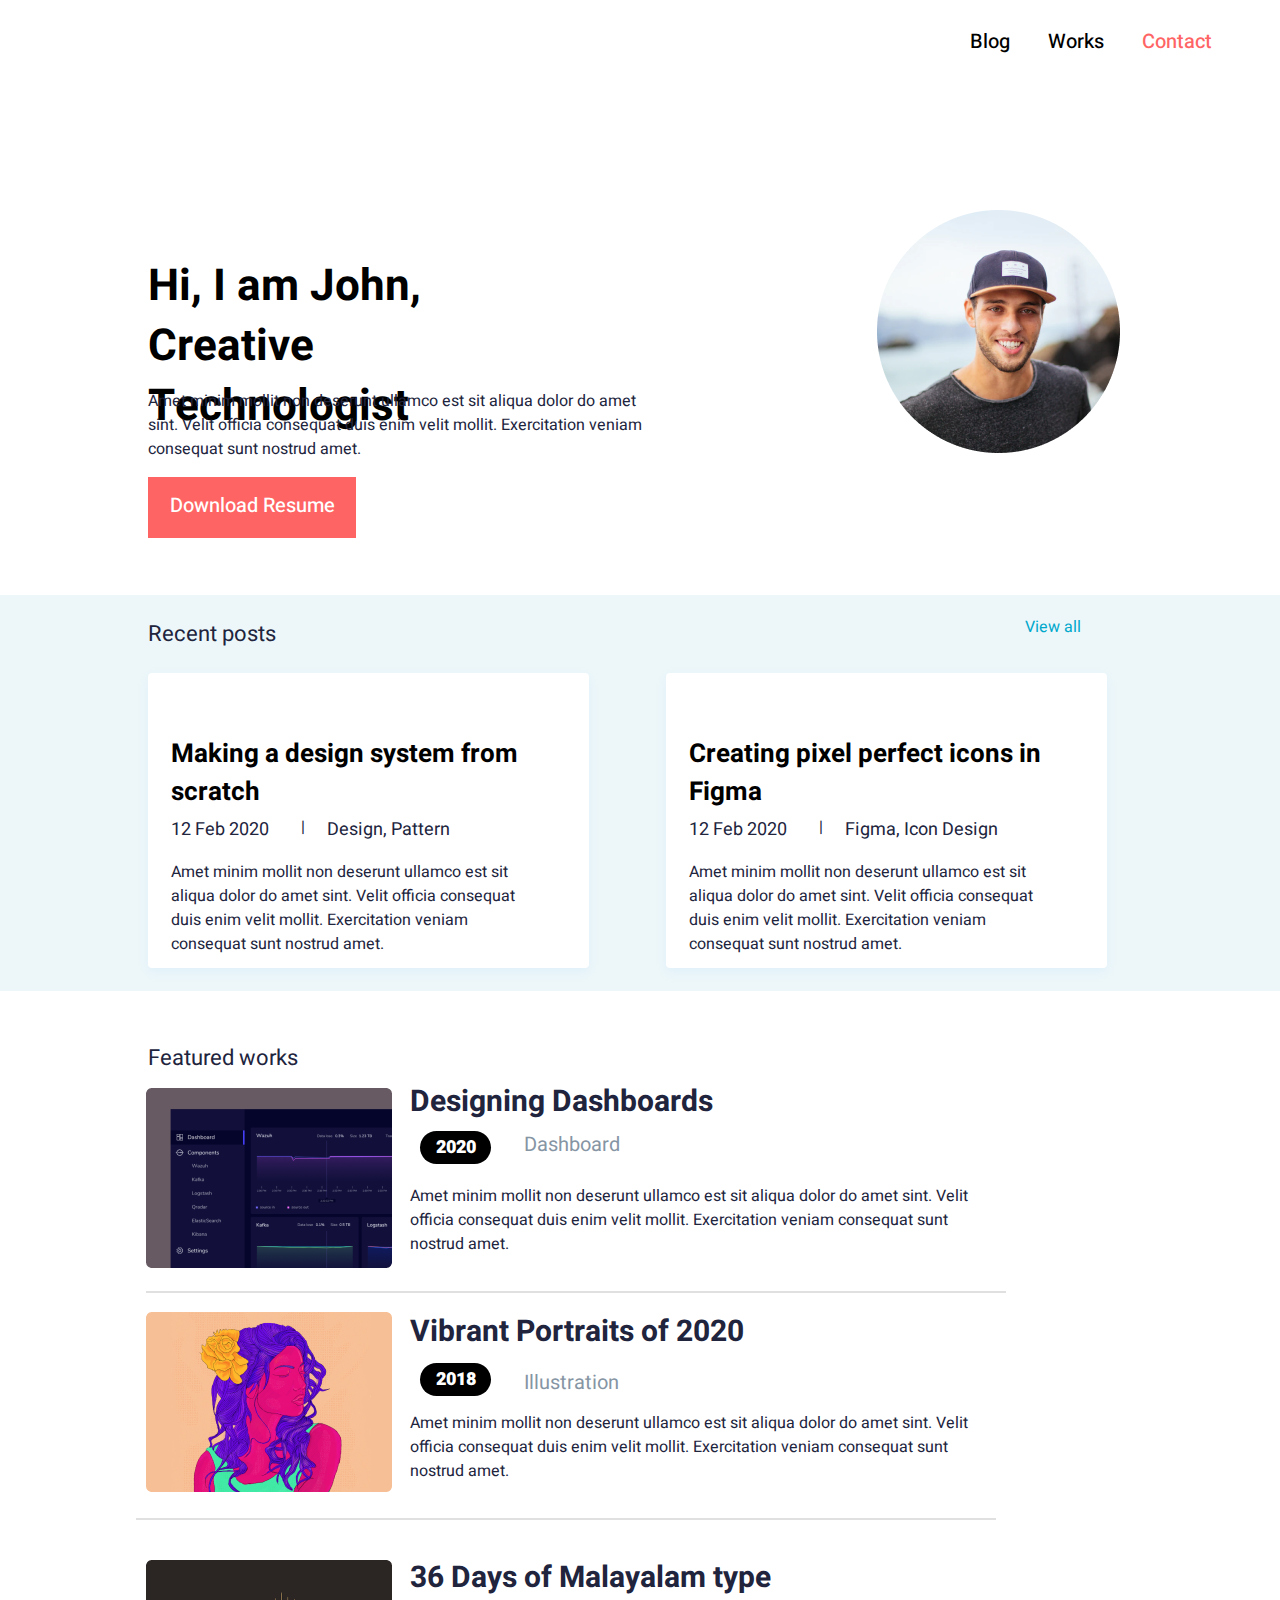
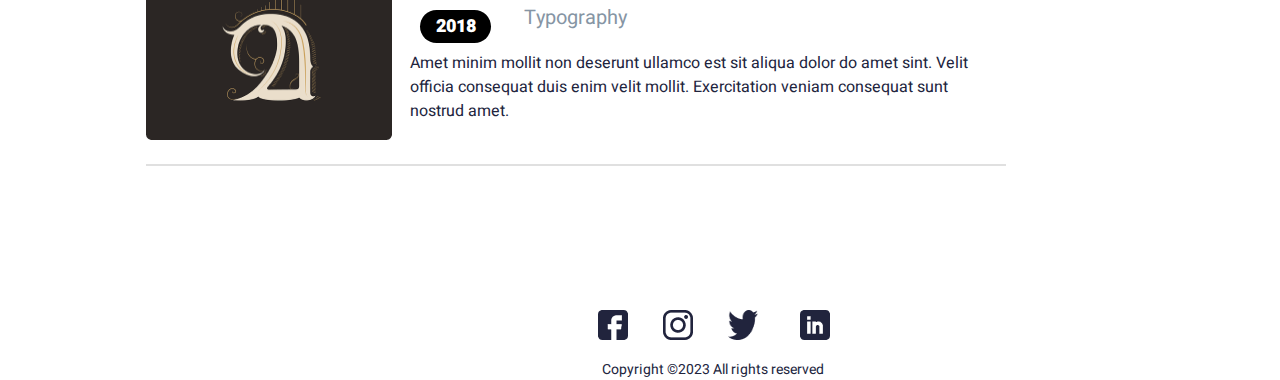
<file: index.html>
<!DOCTYPE html>
<html lang="en">
<head>
    <meta charset="UTF-8">
    <meta http-equiv="X-UA-Compatible" content="IE=edge">
    <meta name="viewport" content="width=device-width, initial-scale=1.0">
    <title>Document</title>

    <link rel="preconnect" href="https://fonts.googleapis.com"> 
    <link rel="preconnect" href="https://fonts.gstatic.com" crossorigin> 
    <link href="https://fonts.googleapis.com/css2?family=Heebo:wght@400;500;700;900&display=swap" rel="stylesheet">

    <link rel="stylesheet" href="style.css">
</head>
<body>
    <nav style="text-align: right;">
        <a class="blog" href="./blog.html">Blog</a>
        <a class="works" href="./works.html">Works</a>
        <a class="contact active" href="./">Contact</a>
    </nav>
    <header>
        <h1 class="hi">Hi, I am John,   
            Creative Technologist</h1>
        <p>Amet minim mollit non deserunt ullamco est sit aliqua dolor do amet sint. Velit officia consequat 
            duis enim velit mollit. Exercitation veniam consequat sunt nostrud amet.</p>
        <a href="/" style="text-align:center" class="download">Download Resume</a>
        <img class="john" src="img/john.png" alt="">
    </header>
    <main>
        <section class="recent-posts">
            <a class="resent">Recent posts</a>
            <a class="view_all" href="./">View all</a>
            <section class="recent-blocks">
                <section class="resent-1">
                    <h2 class="top-1">Making a design system from scratch</h2>
                    <p class="recent-11">12 Feb 2020</p>
                    <p class="recent-12">|</p>
                    <p class="recent-13">Design, Pattern</p>
                    <p class="recent-description">Amet minim mollit non deserunt ullamco est sit aliqua dolor do amet sint.
                         Velit officia consequat duis enim velit mollit. 
                         Exercitation veniam consequat sunt nostrud amet.</p>
                </section>   
                <section class="resent-2">
                    <h2 class="top-2">Creating pixel perfect icons in Figma</h2>
                    <p class="recent-21">12 Feb 2020</p>
                    <p class="recent-22">|</p>
                    <p class="recent-23">Figma, Icon Design</p>
                    <p class="recent-description">Amet minim mollit non deserunt ullamco est sit aliqua dolor do amet sint.
                         Velit officia consequat duis enim velit mollit. 
                         Exercitation veniam consequat sunt nostrud amet.</p>
            </section>
            </section>
        </section>
        <section class="Featured-works">
            <p class="featured-top">Featured works</p>
            <section class="featured-block-1">
                <img class="designing-img-1" src="img/Designing.png" alt="">
                <a href="./work-detail.html" class="h-designing-1">Designing Dashboards</a>
                <span class="year">2020</span>
                <p class="grey-1"> Dashboard</p>
                <p class="featured-text-1">Amet minim mollit non deserunt ullamco est sit aliqua dolor do amet sint.
                     Velit officia consequat duis enim velit mollit.
                      Exercitation veniam consequat sunt nostrud amet.</p>
                <hr class="hr-1">
            </section>
            <section class="featured-block-2">
                <img class="designing-img-2" src="img/Vibrant.png" alt="">
                <a href="./work-detail.html" class="h-designing-2">Vibrant Portraits of 2020</a>
                <span class="year-2">2018</span>
                <p class="grey-2"> Illustration</p>
                <p class="featured-text-2">Amet minim mollit non deserunt ullamco est sit aliqua dolor do amet sint.
                     Velit officia consequat duis enim velit mollit.
                      Exercitation veniam consequat sunt nostrud amet.</p>
                <hr class="hr-2">
            </section>
            <section class="featured-block-3">
                <img class="designing-img-3" src="img/36 days.png" alt="">
                <a href="./work-detail.html" class="h-designing-3">36 Days of Malayalam type</a>
                <span class="year-3">2018</span>
                <p class="grey-3"> Typography</p>
                <p class="featured-text-3">Amet minim mollit non deserunt ullamco est sit aliqua dolor do amet sint.
                     Velit officia consequat duis enim velit mollit.
                      Exercitation veniam consequat sunt nostrud amet.</p>
                <hr class="hr-3">
            </section>
        </section>
        <footer> 
            <hr>
            <img class="fb" src="./img/fb.png" alt="">
            <img class="insta" src="./img/insta.png" alt="">
            <img class="twiter" src="./img//twiter.png" alt="">
            <img class="linkedin" src="./img/Linkedin.png" alt="">
            <p class="copyright">Copyright ©2023 All rights reserved </p>
        </footer>
    </main>
</body>
</html>
</file>
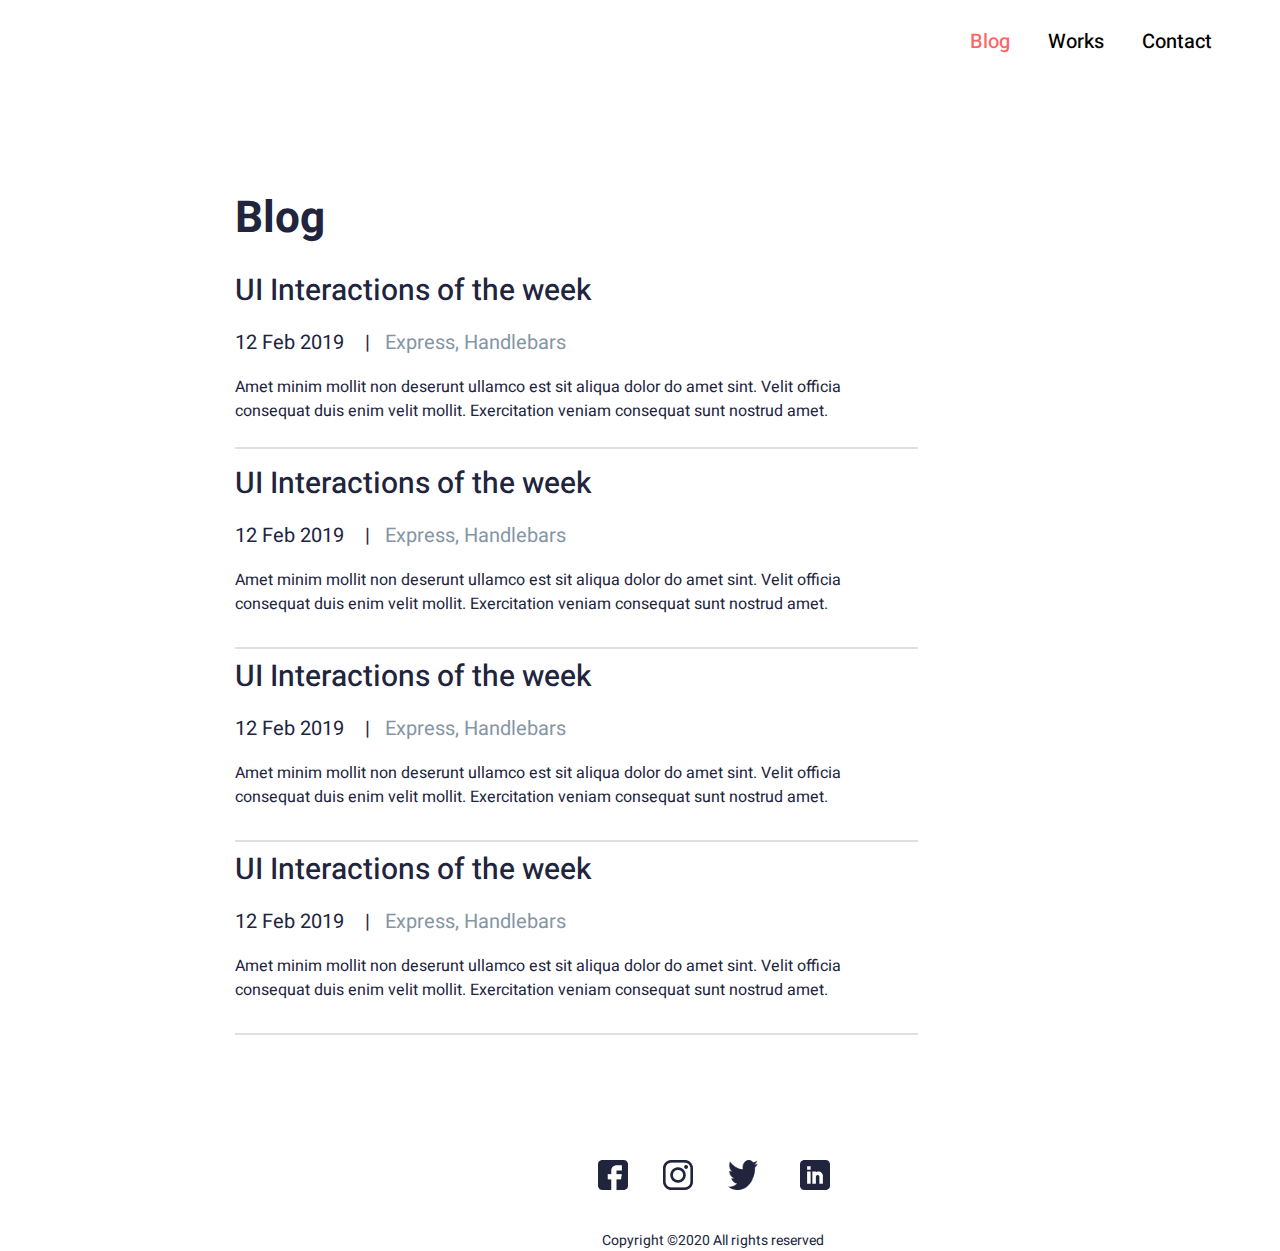
<file: blog.html>
<!DOCTYPE html>
<html lang="en">
    <head>
        <meta charset="UTF-8">
        <meta http-equiv="X-UA-Compatible" content="IE=edge">
        <meta name="viewport" content="width=device-width, initial-scale=1.0">
        <title>Document</title>
    
        <link rel="preconnect" href="https://fonts.googleapis.com"> 
        <link rel="preconnect" href="https://fonts.gstatic.com" crossorigin> 
        <link href="https://fonts.googleapis.com/css2?family=Heebo:wght@400;500;700;900&display=swap" rel="stylesheet">
    
        <link rel="stylesheet" href="style.css">
    </head>
<body>
    <nav align="right">
        <a class="blog active" href="blog.html">Blog</a>
        <a class="works" href="works.html">Works</a>
        <a class="contact" href="./">Contact</a>
    </nav>
    <main>
        <h1 class="page-blog">Blog</h1>

        <section class="post-1">
            <a href="./work-detail.html" class="post-name">UI Interactions of the week</a>
            <p class="blog-post-data">12 Feb 2019</p>
            <p class="blog-post-line">|</p>
            <p class="blog-post-tsubject">Express, Handlebars</p>
            <p class="blog-post-decription">Amet minim mollit non deserunt ullamco est sit aliqua dolor do amet sint. 
                Velit officia consequat duis enim velit mollit. 
                Exercitation veniam consequat sunt nostrud amet.</p>
            <hr class="blog-hr-1">
        </section>

        <section class="post-2">
            <a href="./work-detail.html" class="post-name">UI Interactions of the week</a>
            <p class="blog-post-data">12 Feb 2019</p>
            <p class="blog-post-line">|</p>
            <p class="blog-post-tsubject">Express, Handlebars</p>
            <p class="blog-post-decription">Amet minim mollit non deserunt ullamco est sit aliqua dolor do amet sint. 
                Velit officia consequat duis enim velit mollit. 
                Exercitation veniam consequat sunt nostrud amet.</p>
            <hr class="blog-hr-1">
        </section>

        <section class="post-3">
            <a href="./work-detail.html" class="post-name">UI Interactions of the week</a>
            <p class="blog-post-data">12 Feb 2019</p>
            <p class="blog-post-line">|</p>
            <p class="blog-post-tsubject">Express, Handlebars</p>
            <p class="blog-post-decription">Amet minim mollit non deserunt ullamco est sit aliqua dolor do amet sint. 
                Velit officia consequat duis enim velit mollit. 
                Exercitation veniam consequat sunt nostrud amet.</p>
            <hr class="blog-hr-1">
        </section>

        <section class="post-4">
            <a href="./work-detail.html" class="post-name">UI Interactions of the week</a>
            <p class="blog-post-data">12 Feb 2019</p>
            <p class="blog-post-line">|</p>
            <p class="blog-post-tsubject">Express, Handlebars</p>
            <p class="blog-post-decription">Amet minim mollit non deserunt ullamco est sit aliqua dolor do amet sint. 
                Velit officia consequat duis enim velit mollit. 
                Exercitation veniam consequat sunt nostrud amet.</p>
            <hr class="blog-hr-1">
        </section>


    </main>
    <footer> 
        <img class="fb-blog" src="img/fb.png" alt="">
        <img class="insta-blog" src="img/insta.png" alt="">
        <img class="twiter-blog" src="img//twiter.png" alt="">
        <img class="linkedin-blog" src="img/Linkedin.png" alt="">

        <p class="copyright-blog">Copyright ©2020 All rights reserved </p>
    </footer>
</body>
</html>
</file>
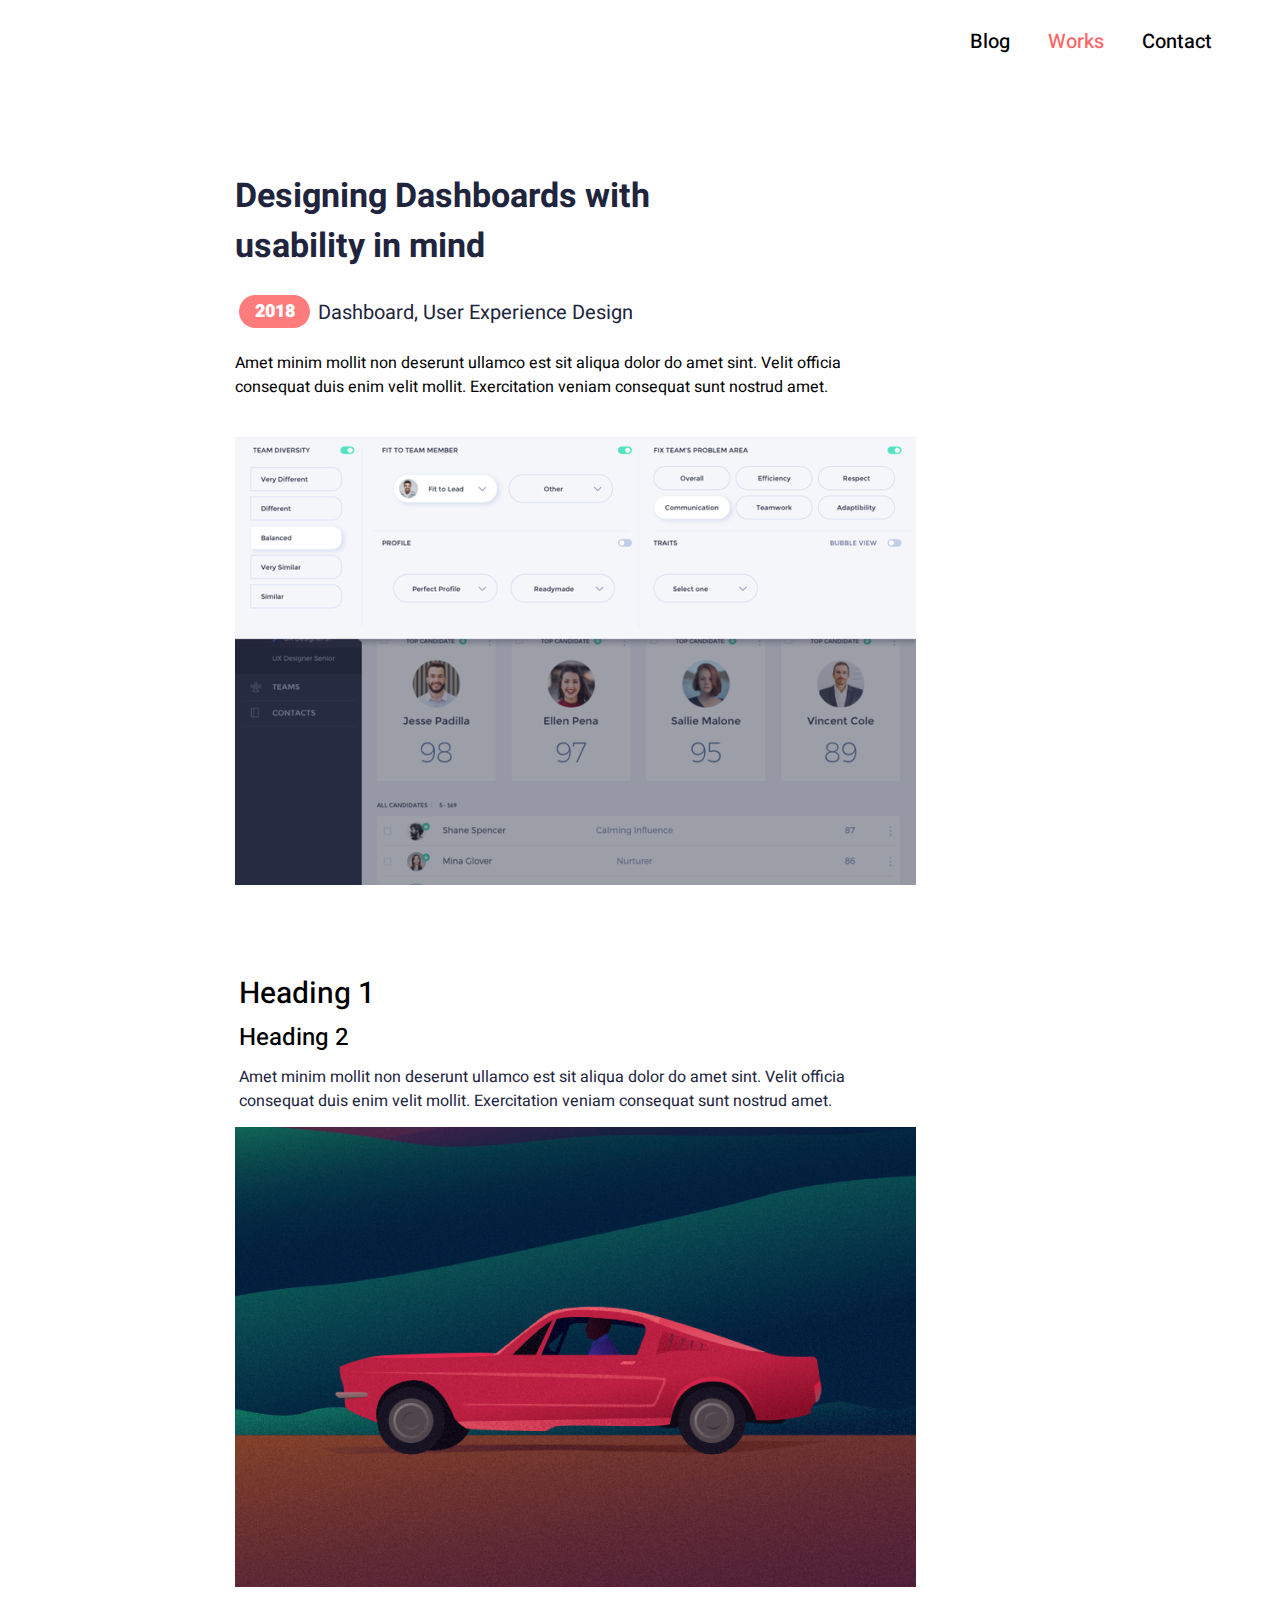
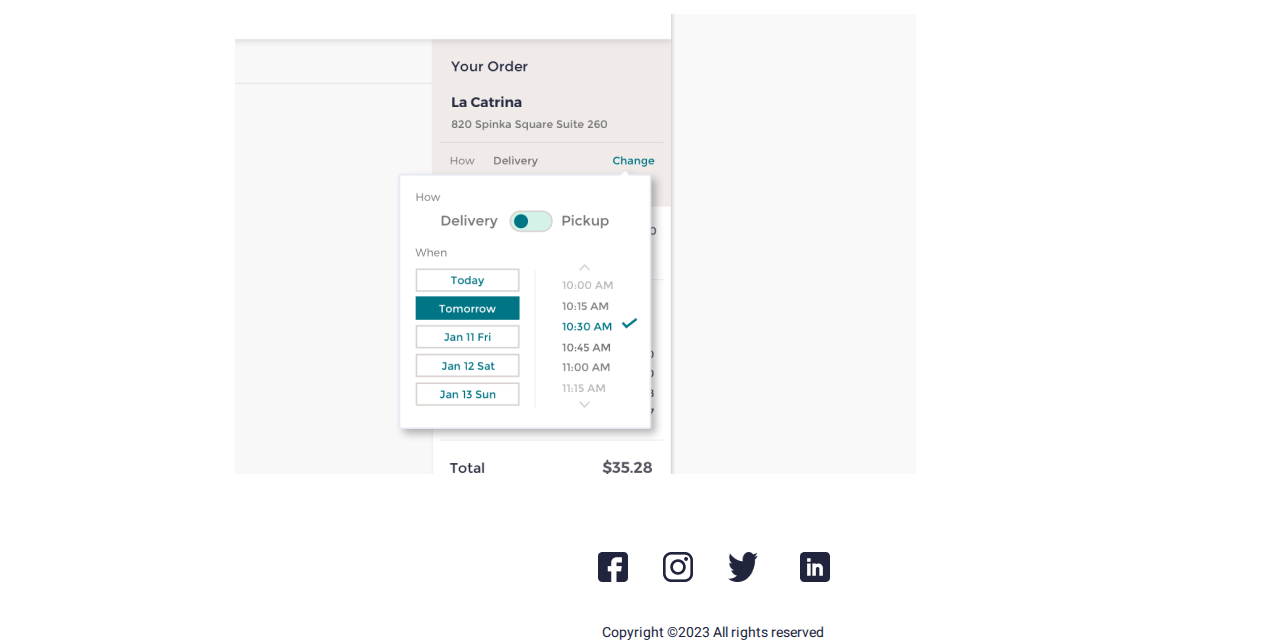
<file: work-detail.html>
<!DOCTYPE html>
<html lang="en">
<head>
    <meta charset="UTF-8">
    <meta http-equiv="X-UA-Compatible" content="IE=edge">
    <meta name="viewport" content="width=device-width, initial-scale=1.0">
    <title>Document</title>

    <link rel="preconnect" href="https://fonts.googleapis.com"> 
    <link rel="preconnect" href="https://fonts.gstatic.com" crossorigin> 
    <link href="https://fonts.googleapis.com/css2?family=Heebo:wght@400;500;700;900&display=swap" rel="stylesheet">

    <link rel="stylesheet" href="style.css">
</head>
<body>
    <nav style="text-align: right;">
        <a class="blog" href="./blog.html">Blog</a>
        <a class="works active" href="./works.html">Works</a>
        <a class="contact" href="./">Contact</a>
    </nav>
    <main>
        <h1 class="work-detail-h1">Designing Dashboards with usability in mind</h1>
        <span class="work-detail-year">2018</span>
        <p class="work-detail-subjet">Dashboard, User Experience Design</p>
        <p class="work-detail-text">Amet minim mollit non deserunt ullamco est sit aliqua dolor do amet sint.
            Velit officia consequat duis enim velit mollit.
             Exercitation veniam consequat sunt nostrud amet.</p>
        <img class="work-detai-img-1" src="./img/work-detail-1.png" alt="">
        <h2 class="work-detail-h2">Heading 1</h2>
        <h3 class="work-detail-h3">Heading 2</h3>
        <p class="work-detail-text-2">Amet minim mollit non deserunt ullamco est sit aliqua dolor do amet sint.
            Velit officia consequat duis enim velit mollit.
             Exercitation veniam consequat sunt nostrud amet.</p>
        <img class="work-detai-img-2" src="./img/work-detail-2.png" alt="">
        <img class="work-detai-img-3" src="./img/work-detail-3.png" alt="">
    </main>
    <footer class="footer-work-detail">
        <img class="fb-work-detail" src="./img/fb.png" alt="">
        <img class="insta-work-detail" src="./img/insta.png" alt="">
        <img class="twiter-work-detail" src="./img//twiter.png" alt="">
        <img class="linkedin-work-detail" src="./img/Linkedin.png" alt="">
        <p class="copyright-work-detail">Copyright ©2023 All rights reserved </p>
    </footer>
</body>
</html>
</file>
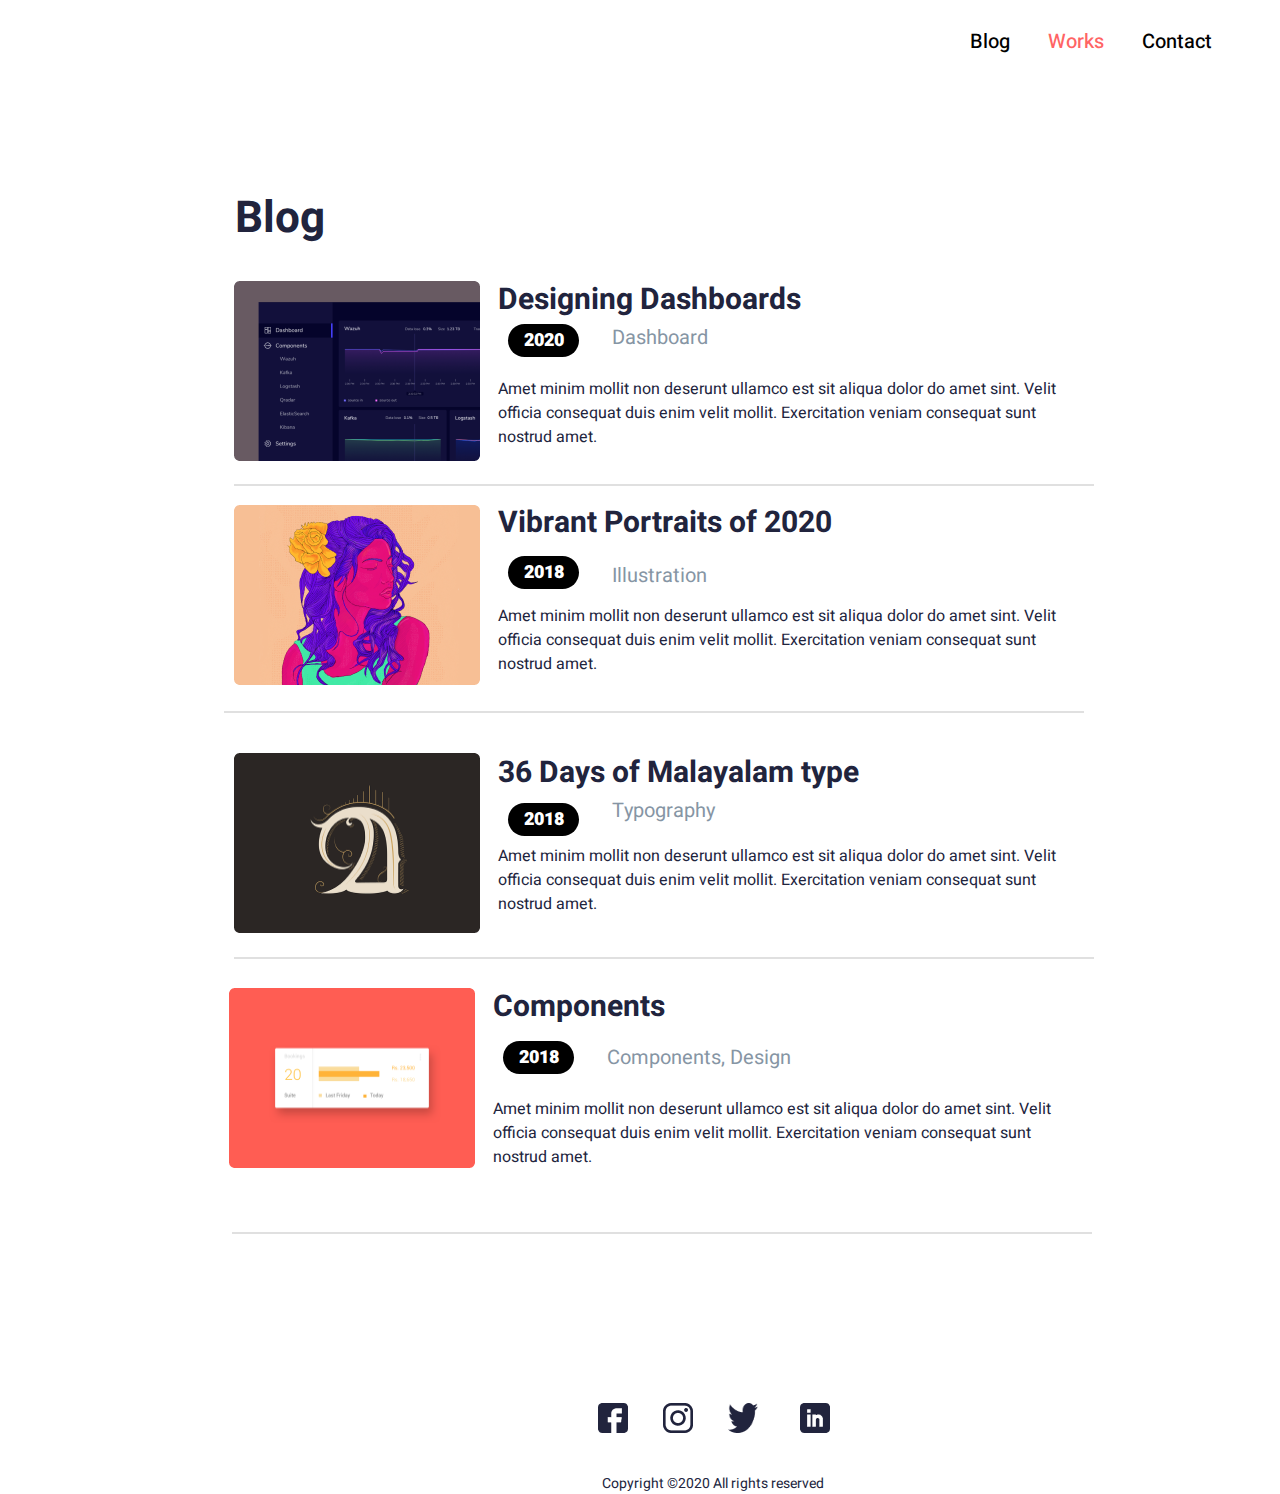
<file: works.html>
<!DOCTYPE html>
<html lang="en">
<head>
    <meta charset="UTF-8">
    <meta http-equiv="X-UA-Compatible" content="IE=edge">
    <meta name="viewport" content="width=device-width, initial-scale=1.0">
    <title>Document</title>

    <link rel="preconnect" href="https://fonts.googleapis.com"> 
    <link rel="preconnect" href="https://fonts.gstatic.com" crossorigin> 
    <link href="https://fonts.googleapis.com/css2?family=Heebo:wght@400;500;700;900&display=swap" rel="stylesheet">

    <link rel="stylesheet" href="style.css">
</head>
<body>
    <nav style="text-align: right;">
        <a class="blog" href="./blog.html">Blog</a>
        <a class="works active" href="./works.html">Works</a>
        <a class="contact" href="./">Contact</a>
    </nav>

    <h1 class="page-blog">Blog</h1>

    <main class="work-4">
        <section class="works-1-3">
            <section class="featured-block-1-1">
                <img class="designing-img-1" src="./img/Designing.png" alt="">
                <a href="./work-detail.html" class="h-designing-1-w">Designing Dashboards</a>
                <span class="year">2020</span>
                <p class="grey-1"> Dashboard</p>
                <p class="featured-text-1">Amet minim mollit non deserunt ullamco est sit aliqua dolor do amet sint.
                    Velit officia consequat duis enim velit mollit.
                    Exercitation veniam consequat sunt nostrud amet.</p>
                <hr class="hr-1">
            </section>

            <section class="featured-block-2-1">
                <img class="designing-img-2" src="./img/Vibrant.png" alt="">
                <a href="./work-detail.html" class="h-designing-2-w">Vibrant Portraits of 2020</a>
                <span class="year-2">2018</span>
                <p class="grey-2"> Illustration</p>
                <p class="featured-text-2">Amet minim mollit non deserunt ullamco est sit aliqua dolor do amet sint.
                    Velit officia consequat duis enim velit mollit.
                    Exercitation veniam consequat sunt nostrud amet.</p>
                <hr class="hr-2">
            </section>

            <section class="featured-block-3-1">
                <img class="designing-img-3" src="./img/36 days.png" alt="">
                <a href="./././work-detail.html" class="h-designing-3-w">36 Days of Malayalam type</a>
                <span class="year-3">2018</span>
                <p class="grey-3"> Typography</p>
                <p class="featured-text-3">Amet minim mollit non deserunt ullamco est sit aliqua dolor do amet sint.
                    Velit officia consequat duis enim velit mollit.
                    Exercitation veniam consequat sunt nostrud amet.</p>
                <hr class="hr-3">
            </section>
        </section>

        <section class="featured-block-4-1">
            <img class="designing-img-4" src="././img/Components.png" alt="">
            <a href="./work-detail.html" class="h-designing-4">Components</a>
            <span class="year-4">2018</span>
            <p class="grey-4">Components, Design</p>
            <p class="featured-text-4">Amet minim mollit non deserunt ullamco est sit aliqua dolor do amet sint.
                 Velit officia consequat duis enim velit mollit.
                  Exercitation veniam consequat sunt nostrud amet.</p>
            <hr class="hr-5">
        </section>

        <footer class="footer-works">
            <img class="fb-work" src="./img/fb.png" alt="">
            <img class="insta-work" src="./img/insta.png" alt="">
            <img class="twiter-work" src="./img//twiter.png" alt="">
            <img class="linkedin-work" src="./img/Linkedin.png" alt="">
    
            <p class="copyright-work">Copyright ©2020 All rights reserved </p>
        </footer>
    </main>
</body>
</html>
</file>
<file: style.css>
/* menu */
.active {
    color: #FF6464;
}

nav {
    font-family: 'Heebo', sans-serif;
    font-weight: 500;
    font-size: 20px;
    margin-right: 60px;
    margin-top: 27px;
}

a {
    text-decoration: none;
    color: black;
}

.works {
    margin-right: 33px;
}

.blog {
    margin-right: 33px;
}

/* header */
.hi {
    position: absolute;
    width: 436px;
    height: 120px;
    left: 148px;
    top: 228px;
    max-width: 440px;

    font-family: 'Heebo';
    font-style: normal;
    font-weight: 700;
    font-size: 44px;
    line-height: 60px;
}

p {
    position: absolute;
    width: 497px;
    height: 66px;
    left: 148px;
    top: 373px;

    font-family: 'Heebo';
    font-style: normal;
    font-weight: 400;
    font-size: 16px;
    line-height: 24px;

    /* Dark Color */

    color: #21243D;

}

.download {
    padding-top: 14px;

    position: absolute;
    width: 167px;
    height: 21px;
    left: 168px;
    top: 486px;

    font-family: 'Heebo';
    font-style: normal;
    font-weight: 500;
    font-size: 20px;
    line-height: 29px;

    color: #FFFFFF;
    background-color: #FF6464;
    position: absolute;
    width: 208px;
    height: 47px;
    left: 148px;
    top: 477px;
}

.john {
    position: absolute;
    width: 243px;
    height: 243px;
    right: 160px;
    top: 210px;
}

/* recent posts */
.recent-posts {
    position: absolute;
    width: 1430px;
    height: 396px;
    left: 0px;
    top: 595px;

    background: #EDF7FA;
}

.resent {
    position: absolute;
    width: 129px;
    height: 41px;
    left: 148px;
    top: 28px;
    
    font-family: 'Heebo';
    font-style: normal;
    font-weight: 400;
    font-size: 22px;
    line-height: 60px;
    /* or 273% */
    
    display: flex;
    align-items: flex-end;
    
    /* Dark Color */
    
    color: #21243D;
    
}

.view_all {
    position: absolute;
    width: 62px;
    height: 20px;
    top: 20px;
    right: 349px;

    font-family: 'Heebo';
    font-style: normal;
    font-weight: 400;
    font-size: 16px;
    line-height: 24px;
    text-align: right;

    /* Secondry */

    color: #00A8CC;
}

.resent-1 {
    position: absolute;
    width: 418px;
    height: 295px;
    left: 148px;
    top: 78px;

    padding-left: 23px;

    background: #FFFFFF;
    box-shadow: 0px 4px 10px rgba(187, 225, 250, 0.25);
    border-radius: 4px;
}

.top-1 {
    position: absolute;
    width: 374px;
    height: 85px;
    left: 23px;
    top: 40px;

    font-family: 'Heebo';
    font-style: normal;
    font-weight: 700;
    font-size: 26px;
    line-height: 38px;
}

.recent-11 {
    position: absolute;
    width: 106px;
    height: 34px;
    left: 23px;
    top: 126px;

    font-style: normal;
    font-weight: 400;
    font-size: 18px;
    line-height: 26px;
}

.recent-12 {
    position: absolute;
    left: 153px;
    top: 126px;
}

.recent-13 {
    position: absolute;
    left: 179px;
    top: 126px;

    font-family: 'Heebo';
    font-style: normal;
    font-weight: 400;
    font-size: 18px;
    line-height: 26px;
}

.recent-description {
    position: absolute;
    width: 418px;
    height: 295px;
    left: 23px;
    top: 171px;

    max-width: 349px;
}



.resent-2 {
    position: absolute;
    width: 418px;
    height: 295px;
    left: 666px;
    top: 78px;

    padding-left: 23px;

    background: #FFFFFF;
    box-shadow: 0px 4px 10px rgba(187, 225, 250, 0.25);
    border-radius: 4px;
}

.top-2 {
    position: absolute;
    width: 374px;
    height: 85px;
    left: 23px;
    top: 40px;

    font-family: 'Heebo';
    font-style: normal;
    font-weight: 700;
    font-size: 26px;
    line-height: 38px;
}

.recent-21 {
    position: absolute;
    width: 106px;
    height: 34px;
    left: 23px;
    top: 126px;

    font-style: normal;
    font-weight: 400;
    font-size: 18px;
    line-height: 26px;
}

.recent-22 {
    position: absolute;
    left: 153px;
    top: 126px;
}

.recent-23 {
    position: absolute;
    left: 179px;
    top: 126px;

    font-family: 'Heebo';
    font-style: normal;
    font-weight: 400;
    font-size: 18px;
    line-height: 26px;
}

.recent-description {
    position: absolute;
    width: 418px;
    height: 295px;
    left: 23px;
    top: 171px;

    max-width: 349px;
}

.recent-blocks {
    align-content: center;
}

/* featured works */
.featured-top {
    position: absolute;
    width: 152px;
    height: 60px;
    left: 148px;
    top: 1006px;

    font-family: 'Heebo';
    font-style: normal;
    font-weight: 400;
    font-size: 22px;
    line-height: 60px;
    /* identical to box height, or 273% */


    /* Dark Color */

    color: #21243D;

    padding-bottom: 44px;
}



hr {
    position: absolute;
    width: 858px;
    height: 0px;
    left: 146px;
    top: 1283px;

    /* Gray 5 */

    border: 1px solid #E0E0E0;
}

.hr-1 {
    position: absolute;
    width: 858px;
    height: 0px;
    left: 146px;
    top: 1283px;

    /* Gray 5 */

    border: 1px solid #E0E0E0;
}

.hr-2 {
    position: absolute;
    width: 858px;
    height: 0px;
    left: 136px;
    top: 1510px;

    /* Gray 5 */

    border: 1px solid #E0E0E0;
}


.hr-3 {
    position: absolute;
    width: 858px;
    height: 0px;
    left: 146px;
    top: 1756px;

    /* Gray 5 */

    border: 1px solid #E0E0E0;
}




.designing-img-1 {
    position: absolute;
    width: 246px;
    height: 180px;
    left: 146px;
    top: 1088px;
}

.h-designing-1  {
    position: absolute;
    width: 395px;
    height: 44px;
    left: 410px;
    top: 1080px;

    font-family: 'Heebo';
    font-style: normal;
    font-weight: 700;
    font-size: 30px;
    line-height: 44px;
    /* identical to box height */


    /* Dark Color */

    color: #21243D;
}

span {

    background-color: black; 
    color: #FFFFFF;
    width: 65px; 
    height: 25;
    border-radius: 20px; 
    padding: 3px;
    text-align: center;
}

.year {
    position: absolute;
    left: 420px;
    top: 1104px;

    font-family: 'Heebo';
    font-style: normal;
    font-weight: 900;
    font-size: 18px;
    margin-top: 27px;
}

.grey-1 {
    position: absolute;
    width: 97px;
    height: 34px;
    left: 498px;
    top: 1110px;
    margin-left: 26px;
    
    font-family: 'Heebo';
    font-style: normal;
    font-weight: 400;
    font-size: 20px;
    line-height: 29px;
    
    /* Light */
    
    color: #8695A4;
}


.featured-text-1 {
    position: absolute;
    width: 573px;
    height: 70px;
    left: 410px;
    top: 1168px;

    font-family: 'Heebo';
    font-style: normal;
    font-weight: 400;
    font-size: 16px;
    line-height: 24px;

    /* Dark Color */

    color: #21243D;
}

.designing-img-2 {
    position: absolute;
    width: 246px;
    height: 180px;
    left: 146px;
    top: 1312px;
}

.h-designing-2  {
    position: absolute;
    width: 397px;
    height: 44px;
    left: 410px;
    top: 1310px;

    font-family: 'Heebo';
    font-style: normal;
    font-weight: 700;
    font-size: 30px;
    line-height: 44px;
    /* identical to box height */


    /* Dark Color */

    color: #21243D;
}


.year-2 {
    position: absolute;
    left: 420px;
    top: 1336px;

    font-family: 'Heebo';
    font-style: normal;
    font-weight: 900;
    font-size: 18px;
    margin-top: 27px;
}

.grey-2 {
    position: absolute;
    width: 97px;
    height: 34px;
    left: 498px;
    top: 1348px;
    margin-left: 26px;
    
    font-family: 'Heebo';
    font-style: normal;
    font-weight: 400;
    font-size: 20px;
    line-height: 29px;
    
    /* Light */
    
    color: #8695A4;
}


.featured-text-2 {
    position: absolute;
    width: 573px;
    height: 70px;
    left: 410px;
    top: 1395px;

    font-family: 'Heebo';
    font-style: normal;
    font-weight: 400;
    font-size: 16px;
    line-height: 24px;

    /* Dark Color */

    color: #21243D;
}




.designing-img-3 {
    position: absolute;
    width: 246px;
    height: 180px;
    left: 146px;
    top: 1560px;
}

.h-designing-3  {
    position: absolute;
    width: 390px;
    height: 44px;
    left: 410px;
    top: 1556px;

    font-family: 'Heebo';
    font-style: normal;
    font-weight: 700;
    font-size: 30px;
    line-height: 44px;
    /* identical to box height */


    /* Dark Color */

    color: #21243D;
}


.year-3 {
    position: absolute;
    left: 420px;
    top: 1583px;

    font-family: 'Heebo';
    font-style: normal;
    font-weight: 900;
    font-size: 18px;
    margin-top: 27px;
}

.grey-3 {
    position: absolute;
    width: 97px;
    height: 34px;
    left: 498px;
    top: 1583px;
    margin-left: 26px;
    
    font-family: 'Heebo';
    font-style: normal;
    font-weight: 400;
    font-size: 20px;
    line-height: 29px;
    
    /* Light */
    
    color: #8695A4;
}


.featured-text-3 {
    position: absolute;
    width: 573px;
    height: 70px;
    left: 410px;
    top: 1635px;

    font-family: 'Heebo';
    font-style: normal;
    font-weight: 400;
    font-size: 16px;
    line-height: 24px;

    /* Dark Color */

    color: #21243D;
}



/* footer */
.fb {
    position: absolute;
    width: 30px;
    height: 30px;
    top: 1910px;
    left: 598px;
}

.insta {
    position: absolute;
    width: 30px;
    height: 30px;
    top: 1910px;
    left: 663px;
}

.twiter {
    position: absolute;
    width: 30px;
    height: 30px;
    top: 1910px;
    left: 728px;
}

.linkedin {
    position: absolute;
    width: 30px;
    height: 30px;
    top: 1910px;
    left: 800px;
}

.copyright {
    position: absolute;
    height: 21px;
    left: 464px;
    top: 1945px;

    font-family: 'Heebo';
    font-style: normal;
    font-weight: 400;
    font-size: 14px;
    line-height: 21px;
    /* identical to box height */

    text-align: center;

    /* Dark */

    color: #21243D;
}



/* BLOG */

.page-blog {
    position: absolute;
    width: 156px;
    height: 54px;
    left: 235px;
    top: 160px;

    font-family: 'Heebo';
    font-style: normal;
    font-weight: 700;
    font-size: 44px;
    line-height: 60px;
    /* or 136% */


    /* Dark Color */

    color: #21243D;
}

.post-1 {
    position: absolute;
    width: 682px;
    height: 33px;
    left: 235px;
    top: 269px;
}

.post-name {
    font-family: 'Heebo';
    font-style: normal;
    font-weight: 500;
    font-size: 30px;
    line-height: 44px;

    /* Dark Color */

    color: #21243D;
}


.post-name {
    position: absolute;
    width: 682px;
    height: 33px;
    left: 0px;
    top: 0px;

    font-family: 'Heebo';
    font-style: normal;
    font-weight: 500;
    font-size: 30px;
    line-height: 44px;

    /* Dark Color */

    color: #21243D;
}

.blog-post-data {
    position: absolute;
    width: 374px;
    height: 25px;
    left: 0px;
    top: 39px;

    font-family: 'Heebo';
    font-style: normal;
    font-weight: 400;
    font-size: 20px;
    line-height: 29px;


    /* Dark Color */

    color: #21243D;
}
.blog-post-line {
    position: absolute;
    width: 0px;
    height: 21px;
    left: 130px;
    top: 39px;

    font-family: 'Heebo';
    font-style: normal;
    font-weight: 400;
    font-size: 20px;
    line-height: 29px;
}
.blog-post-tsubject {
    position: absolute;
    width: 182px;
    height: 25px;
    left: 150px;
    top: 39px;

    font-family: 'Heebo';
    font-style: normal;
    font-weight: 400;
    font-size: 20px;
    line-height: 29px;

    /* Light */

    color: #8695A4;
}

.blog-post-decription {
    position: absolute;
    width: 610px;
    height: 43px;
    left: 0px;
    top: 90px;

    font-family: 'Heebo';
    font-style: normal;
    font-weight: 400;
    font-size: 16px;
    line-height: 24px;

    /* Dark Color */

    color: #21243D;
}

.blog-hr-1 {
    position: absolute;
    width: 681px;
    height: 0px;
    left: 0px;
    top: 170px;

    /* Gray 5 */

    border: 1px solid #E0E0E0;
}

.post-2 {
    position: absolute;
    width: 682px;
    height: 47px;
    left: 235px;
    top: 462px;

    font-family: 'Heebo';
    font-style: normal;
    font-weight: 500;
    font-size: 30px;
    line-height: 44px;

    /* Dark Color */

    color: #21243D;
}

.post-3 {
    position: absolute;
    width: 682px;
    height: 47px;
    left: 235px;
    top: 655px;

    font-family: 'Heebo';
    font-style: normal;
    font-weight: 500;
    font-size: 30px;
    line-height: 44px;

    /* Dark Color */

    color: #21243D;
}

.post-4 {
    position: absolute;
    width: 682px;
    height: 47px;
    left: 235px;
    top: 848px;

    font-family: 'Heebo';
    font-style: normal;
    font-weight: 500;
    font-size: 30px;
    line-height: 44px;

    /* Dark Color */

    color: #21243D;
}

.fb-blog {
    position: absolute;
    width: 30px;
    height: 30px;
    top: 1160px;
    left: 598px;
}

.insta-blog {
    position: absolute;
    width: 30px;
    height: 30px;
    top: 1160px;
    left: 663px;
}

.twiter-blog {
    position: absolute;
    width: 30px;
    height: 30px;
    top: 1160px;
    left: 728px;
}

.linkedin-blog {
    position: absolute;
    width: 30px;
    height: 30px;
    top: 1160px;
    left: 800px;
}

.copyright-blog {
    position: absolute;
    height: 21px;
    left: 464px;
    top: 1216px;

    font-family: 'Heebo';
    font-style: normal;
    font-weight: 400;
    font-size: 14px;
    line-height: 21px;
    /* identical to box height */

    text-align: center;

    /* Dark */

    color: #21243D;
}


/* works */


.designing-img-4 {
    position: absolute;
    width: 246px;
    height: 180px;
    left: 146px;
    top: 1058px;
}

.h-designing-4  {
    position: absolute;
    width: 305px;
    height: 44px;
    left: 410px;
    top: 1055px;

    font-family: 'Heebo';
    font-style: normal;
    font-weight: 700;
    font-size: 30px;
    line-height: 44px;
    /* identical to box height */


    /* Dark Color */

    color: #21243D;
}

span {

    background-color: black; 
    color: #FFFFFF;
    width: 65px; 
    height: 25;
    border-radius: 20px; 
    padding: 3px;
    text-align: center;
}

.year-4 {
    position: absolute;
    left: 420px;
    top: 1084px;

    font-family: 'Heebo';
    font-style: normal;
    font-weight: 900;
    font-size: 18px;
    margin-top: 27px;
}

.grey-4 {
    position: absolute;
    width: 185px;
    height: 34px;
    left: 498px;
    top: 1093px;
    margin-left: 26px;
    
    font-family: 'Heebo';
    font-style: normal;
    font-weight: 400;
    font-size: 20px;
    line-height: 29px;
    
    /* Light */
    
    color: #8695A4;
}


.featured-text-4 {
    position: absolute;
    width: 573px;
    height: 70px;
    left: 410px;
    top: 1151px;

    font-family: 'Heebo';
    font-style: normal;
    font-weight: 400;
    font-size: 16px;
    line-height: 24px;

    /* Dark Color */

    color: #21243D;
}


.works-1-3 {
    position: absolute;
    width: 682px;
    height: 0px;

    top: 243px;
}

.featured-block-1-1 {
    position: absolute;
    width: 246px;
    height: 180px;
    top: -1050px;
    left: 80px;

}

.featured-block-2-1 {
    position: absolute;
    width: 246px;
    height: 180px;
    top: -1050px;
    left: 80px;

}

.featured-block-3-1 {
    position: absolute;
    width: 246px;
    height: 180px;
    top: -1050px;
    left: 80px;

}

.featured-block-4-1 {
    position: absolute;
    width: 246px;
    height: 180px;
    top: -70px;
    left: 83px;

}

.hr-5 {
    position: absolute;
    width: 858px;
    height: 0px;
    left: 149px;
    top: 1294px;
    
    /* Gray 5 */
    
    border: 1px solid #E0E0E0;
}

/* footer */
.fb-work {
    position: absolute;
    width: 30px;
    height: 30px;
    top: 1403px;
    left: 598px;
}

.insta-work {
    position: absolute;
    width: 30px;
    height: 30px;
    top: 1403px;
    left: 663px;
}

.twiter-work {
    position: absolute;
    width: 30px;
    height: 30px;
    top: 1403px;
    left: 728px;
}

.linkedin-work {
    position: absolute;
    width: 30px;
    height: 30px;
    top: 1403px;
    left: 800px;
}

.copyright-work {
    position: absolute;
    height: 21px;
    left: 464px;
    top: 1459px;

    font-family: 'Heebo';
    font-style: normal;
    font-weight: 400;
    font-size: 14px;
    line-height: 21px;
    /* identical to box height */

    text-align: center;

    /* Dark */

    color: #21243D;
}

.h-designing-1-w  {
    position: absolute;
    width: 395px;
    height: 44px;
    left: 410px;
    top: 1085px;

    font-family: 'Heebo';
    font-style: normal;
    font-weight: 700;
    font-size: 30px;
    line-height: 44px;
    /* identical to box height */


    /* Dark Color */

    color: #21243D;
}

.h-designing-2-w  {
    position: absolute;
    width: 397px;
    height: 44px;
    left: 410px;
    top: 1308px;

    font-family: 'Heebo';
    font-style: normal;
    font-weight: 700;
    font-size: 30px;
    line-height: 44px;
    /* identical to box height */


    /* Dark Color */

    color: #21243D;
}

.h-designing-3-w  {
    position: absolute;
    width: 390px;
    height: 44px;
    left: 410px;
    top: 1558px;

    font-family: 'Heebo';
    font-style: normal;
    font-weight: 700;
    font-size: 30px;
    line-height: 44px;
    /* identical to box height */


    /* Dark Color */

    color: #21243D;
}


/* work detail */
.work-detail-year {
    position: absolute;
    left: 239px;
    top: 268px;

    font-family: 'Heebo';
    font-style: normal;
    font-weight: 900;
    font-size: 18px;
    margin-top: 27px;

    background-color: #FF7C7C; 
}

.work-detail-h1 {
    position: absolute;
    width: 506px;
    height: 100px;
    left: 235px;
    top: 148px;

    font-family: 'Heebo';
    font-style: normal;
    font-weight: 700;
    font-size: 34px;
    line-height: 50px;

    /* Dark Color */

    color: #21243D;
}

.work-detail-subjet {
    position: absolute;
    width: 374px;
    height: 34px;
    left: 318px;
    top: 278px;

    font-family: 'Heebo';
    font-style: normal;
    font-weight: 400;
    font-size: 20px;
    line-height: 29px;

    /* Dark Color */

    color: #21243D;
}

.work-detail-text {
    position: absolute;
    width: 681px;
    height: 44px;
    left: 235px;
    top: 335px;

    font-family: 'Heebo';
    font-style: normal;
    font-weight: 400;
    font-size: 16px;
    line-height: 24px;

    color: #000000;
}

.work-detai-img-1 {
    position: absolute;
    width: 681px;
    height: 460px;
    left: 235px;
    top: 425px;
}

.work-detail-h2 {
    position: absolute;
    width: 506px;
    height: 45px;
    left: 239px;
    top: 939px;

    font-family: 'Heebo';
    font-style: normal;
    font-weight: 500;
    font-size: 30px;
    line-height: 60px;
}

.work-detail-h3 {
    position: absolute;
    width: 506px;
    height: 82px;
    left: 239px;
    top: 984px;

    font-family: 'Heebo';
    font-style: normal;
    font-weight: 500;
    font-size: 24px;
    line-height: 60px;
}

.work-detail-text-2 {
    position: absolute;
    width: 677px;
    height: 48px;
    left: 239px;
    top: 1049px;

    font-family: 'Heebo';
    font-style: normal;
    font-weight: 400;
    font-size: 16px;
    line-height: 24px;
}

.work-detai-img-2 {
    position: absolute;
    width: 681px;
    height: 460px;
    left: 235px;
    top: 1127px;
}

.work-detai-img-3 {
    position: absolute;
    width: 681px;
    height: 460px;
    left: 235px;
    top: 1614px;
}

.fb-work-detail {
    position: absolute;
    width: 30px;
    height: 30px;
    top: 2152px;
    left: 598px;
}

.insta-work-detail {
    position: absolute;
    width: 30px;
    height: 30px;
    top: 2152px;
    left: 663px;
}

.twiter-work-detail {
    position: absolute;
    width: 30px;
    height: 30px;
    top: 2152px;
    left: 728px;
}

.linkedin-work-detail {
    position: absolute;
    width: 30px;
    height: 30px;
    top: 2152px;
    left: 800px;
}

.copyright-work-detail {
    position: absolute;
    height: 21px;
    left: 464px;
    top: 2208px;

    font-family: 'Heebo';
    font-style: normal;
    font-weight: 400;
    font-size: 14px;
    line-height: 21px;
    /* identical to box height */

    text-align: center;

    /* Dark */

    color: #21243D;
}
</file>
